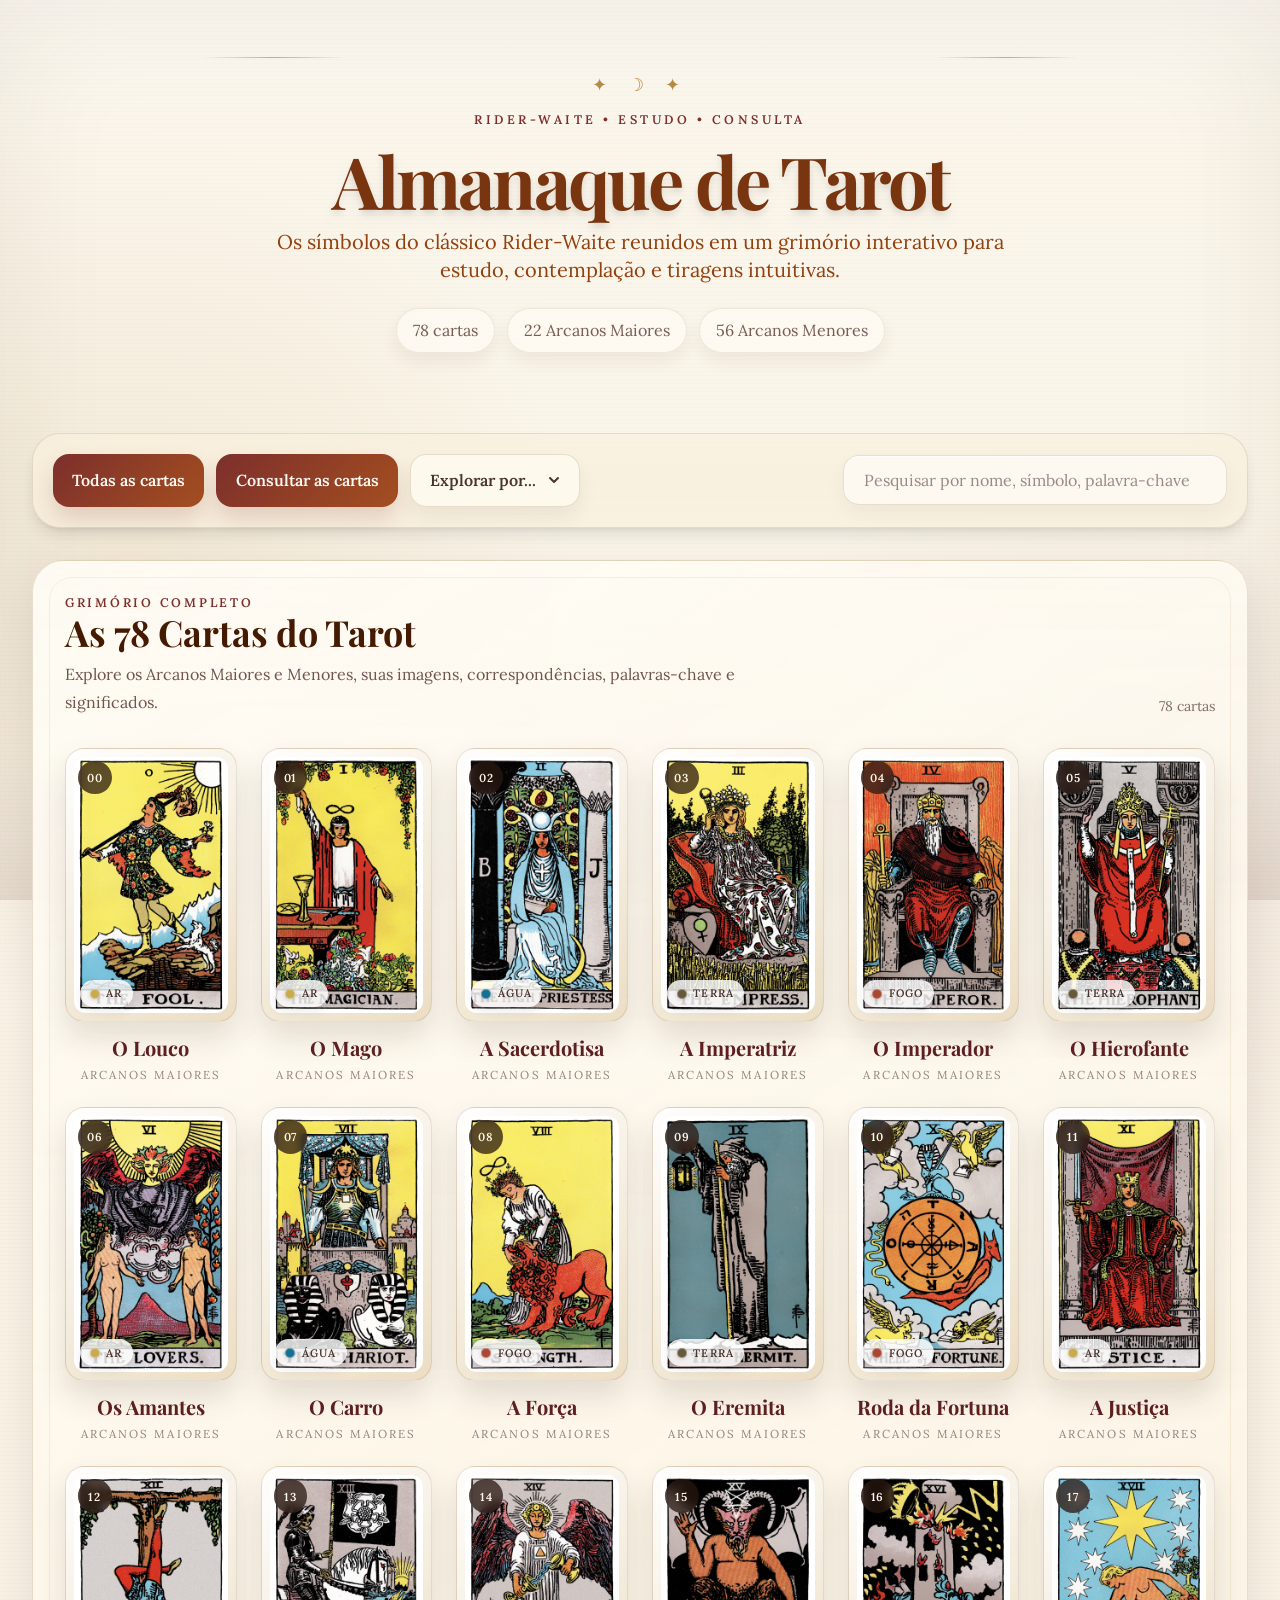
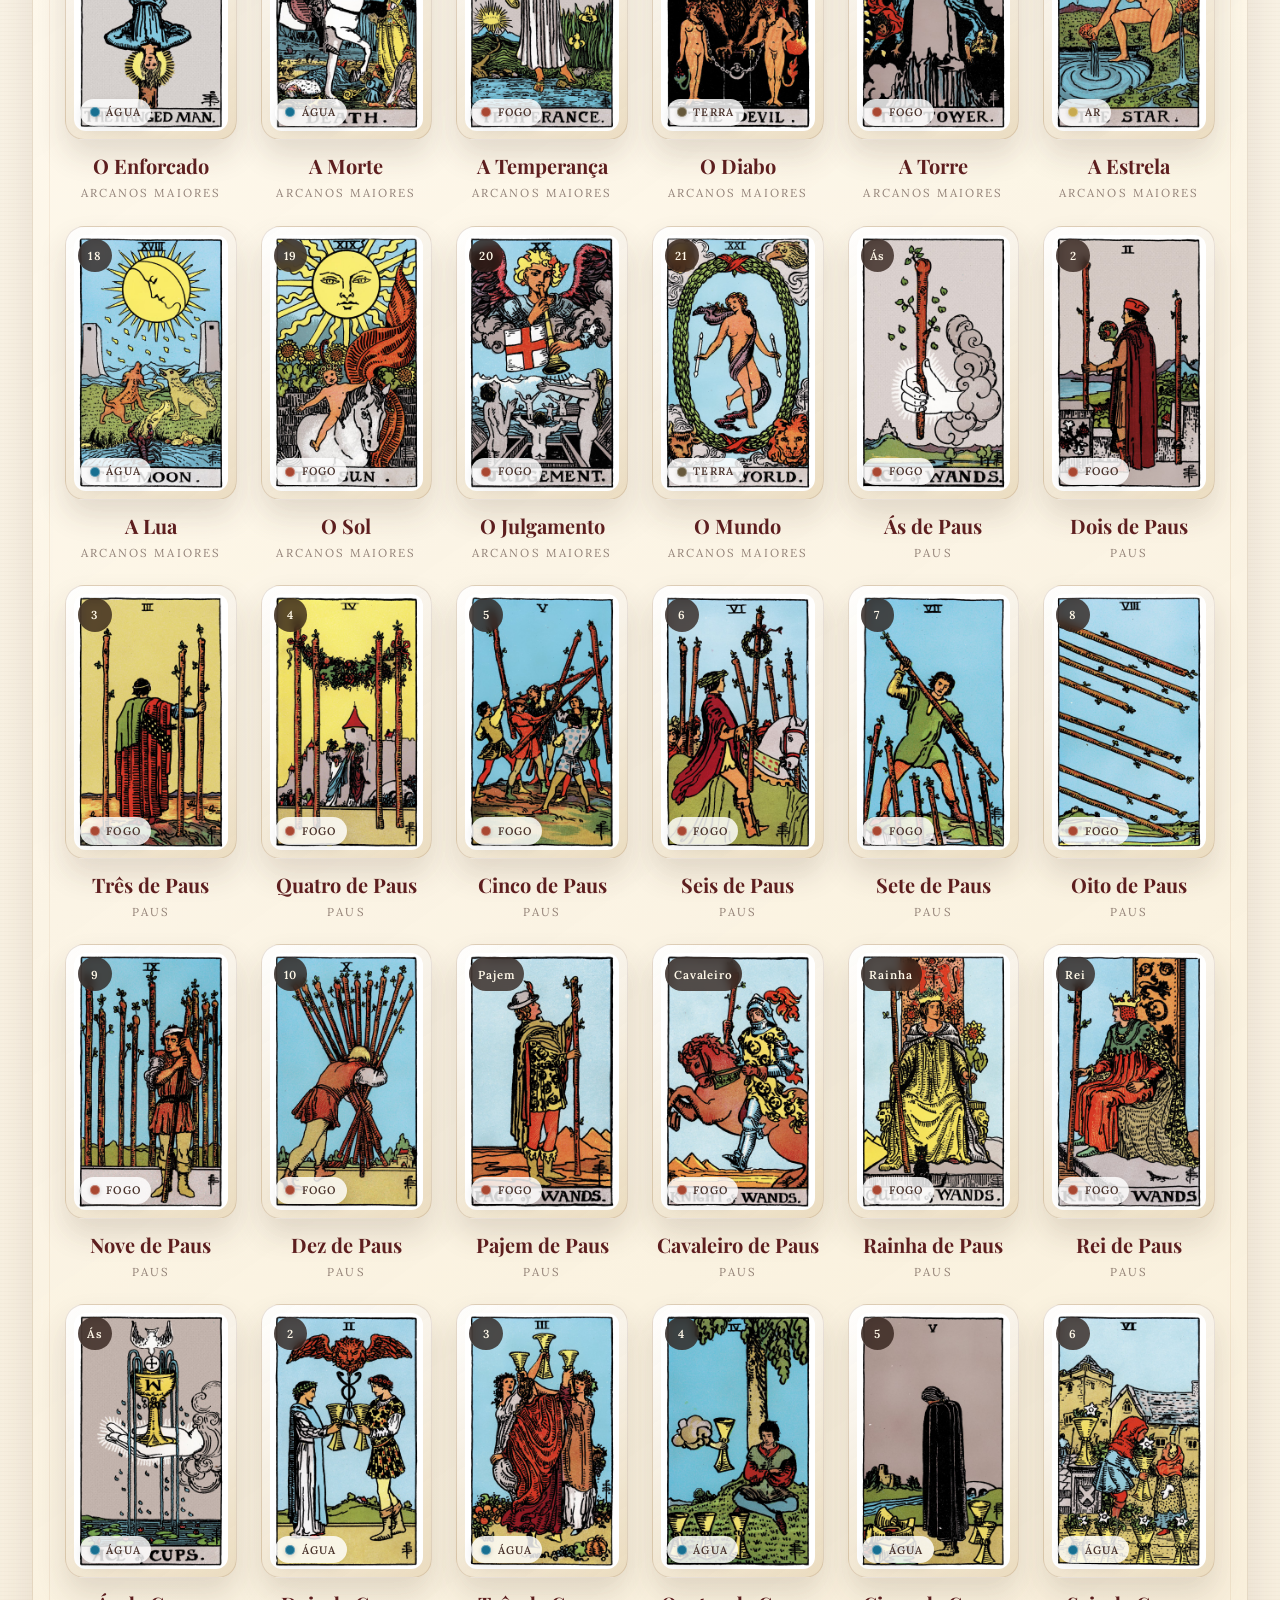
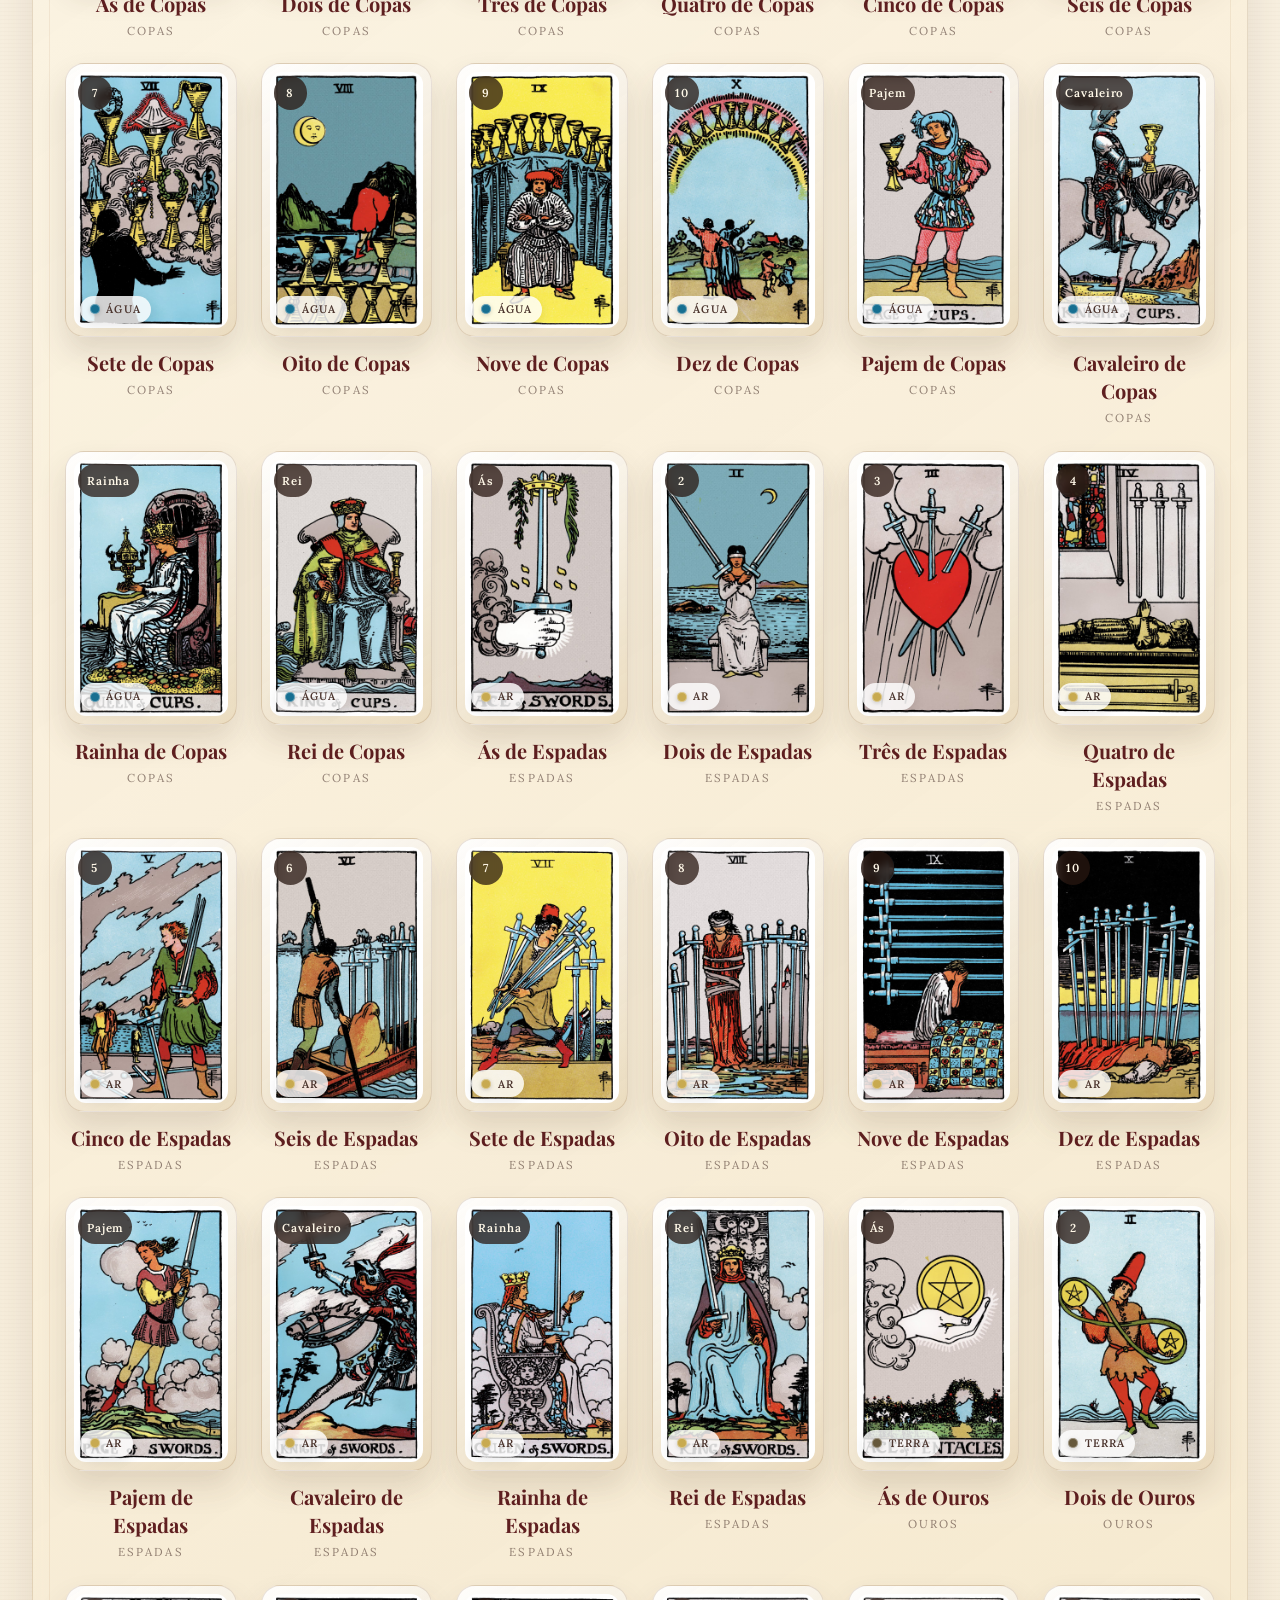
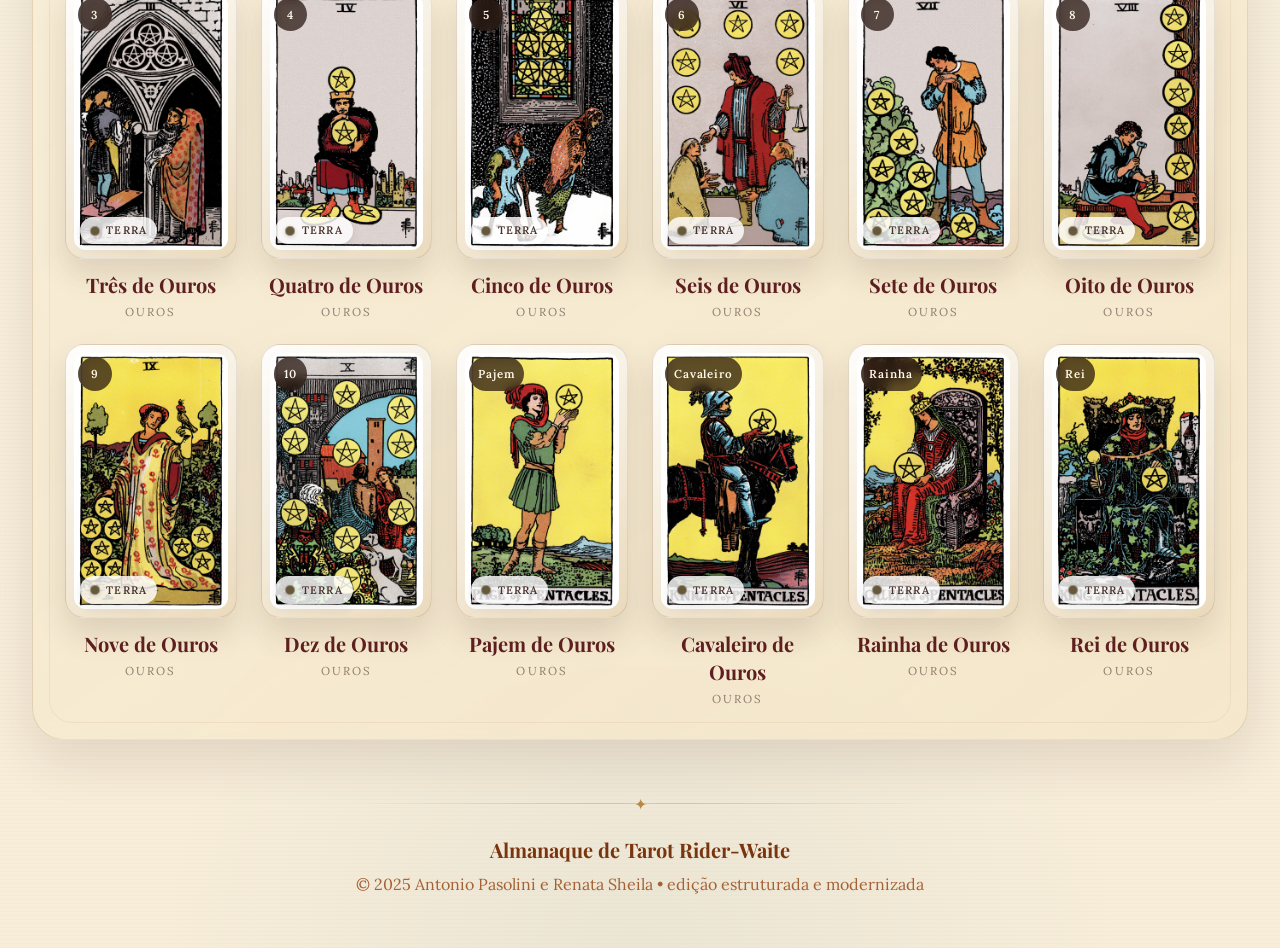
<file: index.html>
<!DOCTYPE html>
<html lang="pt-BR">
<head>
    <meta charset="UTF-8">
    <meta name="viewport" content="width=device-width, initial-scale=1.0, viewport-fit=cover">
    <meta name="theme-color" content="#6b3f2a">
    <meta name="description" content="Almanaque interativo e oráculo do Tarot Rider-Waite com as 78 cartas.">
    <title>Almanaque de Tarot Rider-Waite</title>

    <link rel="manifest" href="manifest.json">
    <meta name="apple-mobile-web-app-capable" content="yes">
    <meta name="apple-mobile-web-app-status-bar-style" content="black-translucent">
    <meta name="apple-mobile-web-app-title" content="Tarot Rider-Waite">
    <link rel="apple-touch-icon" href="icons/icon-180.png">
    <link rel="icon" type="image/png" sizes="192x192" href="icons/icon-192.png">
    <link rel="icon" type="image/png" sizes="512x512" href="icons/icon-512.png">
    <script src="js/tailwindcss.js"></script>
    <link rel="stylesheet" href="css/styles.css">
</head>

<body class="antialiased">
    <div id="app" class="container mx-auto p-4 md:p-8 relative max-w-7xl">
        <header class="hero-header text-center mb-8 md:mb-10 py-6 md:py-10">
            <div class="hero-ornament">✦ ☽ ✦</div>
            <p class="hero-kicker">Rider-Waite • Estudo • Consulta</p>
            <h1 class="font-playfair text-5xl md:text-7xl text-amber-900 drop-shadow-lg">Almanaque de Tarot</h1>
            <p class="hero-subtitle text-amber-800 mt-3 text-lg md:text-xl max-w-3xl mx-auto">
                Os símbolos do clássico Rider-Waite reunidos em um grimório interativo para estudo, contemplação e tiragens intuitivas.
            </p>
            <div class="hero-meta flex flex-wrap gap-3 justify-center mt-6 text-sm md:text-base">
                <span class="meta-chip">78 cartas</span>
                <span class="meta-chip">22 Arcanos Maiores</span>
                <span class="meta-chip">56 Arcanos Menores</span>
            </div>
        </header>

        <nav class="oracle-nav p-4 md:p-5 rounded-[1.75rem] shadow-lg mb-8 flex flex-col lg:flex-row items-center justify-between gap-4">
            <div class="flex flex-wrap gap-3 justify-center">
                <button type="button" data-view="home-view" class="toolbar-button toolbar-button-primary">Todas as cartas</button>
                <button type="button" data-view="random-draw-view" class="toolbar-button toolbar-button-primary">Consultar as cartas</button>
                <div class="relative inline-block text-left" data-gallery-only>
                    <button id="explore-menu-button" type="button" aria-expanded="false" aria-haspopup="true" class="toolbar-button toolbar-button-secondary">
                        Explorar por...
                        <svg class="-mr-1 ml-2 h-5 w-5" xmlns="http://www.w3.org/2000/svg" viewBox="0 0 20 20" fill="currentColor" aria-hidden="true"><path fill-rule="evenodd" d="M5.293 7.293a1 1 0 011.414 0L10 10.586l3.293-3.293a1 1 0 111.414 1.414l-4 4a1 1 0 01-1.414 0l-4-4a1 1 0 010-1.414z" clip-rule="evenodd"/></svg>
                    </button>
                    <div id="explore-menu" class="origin-top-right absolute left-0 lg:right-0 lg:left-auto mt-3 w-64 rounded-2xl shadow-xl bg-[rgba(251,245,231,0.98)] ring-1 ring-[rgba(104,70,42,0.15)] hidden z-20">
                        <div class="py-2" role="menu" aria-orientation="vertical" aria-labelledby="explore-menu-button"></div>
                    </div>
                </div>
            </div>
            <div class="relative w-full lg:w-auto" data-gallery-only>
                <label class="sr-only" for="search-input">Pesquisar cartas</label>
                <input type="search" id="search-input" placeholder="Pesquisar por nome, símbolo, palavra-chave..." class="toolbar-search w-full lg:w-96 px-5 py-3 rounded-2xl">
            </div>
        </nav>

        <main id="main-content">
            <section id="home-view" class="p-4 md:p-8 oracle-panel home-panel">
                <div class="section-heading mb-8 flex flex-col lg:flex-row gap-5 lg:items-end lg:justify-between">
                    <div>
                        <p class="section-kicker">Grimório completo</p>
                        <h2 class="font-playfair text-3xl md:text-4xl text-amber-950">As 78 Cartas do Tarot</h2>
                        <p class="section-description mt-2 max-w-2xl">Explore os Arcanos Maiores e Menores, suas imagens, correspondências, palavras-chave e significados.</p>
                    </div>
                    <p id="results-count" class="text-sm opacity-70" aria-live="polite"></p>
                </div>
                <p id="filter-info" class="filter-banner text-center font-semibold mb-6 hidden"></p>
                <div id="card-grid" class="grid grid-cols-2 sm:grid-cols-3 md:grid-cols-4 xl:grid-cols-6 gap-6"></div>
            </section>

            <section id="card-detail-view" class="hidden p-4 md:p-8 oracle-panel">
                <div class="detail-actions mb-8 flex flex-wrap gap-3">
                    <button id="return-draw-button" type="button" class="hidden toolbar-button toolbar-button-primary">&larr; Retornar à tiragem</button>
                    <button id="return-gallery-button" type="button" class="toolbar-button toolbar-button-tertiary">&larr; Voltar para todas as cartas</button>
                </div>
                <div id="card-detail-content" class="grid grid-cols-1 md:grid-cols-3 gap-8"></div>
            </section>

            <section id="random-draw-view" class="hidden text-center p-4 md:p-8 oracle-panel draw-panel">
                <div class="max-w-3xl mx-auto">
                    <p class="section-kicker">Consulta intuitiva</p>
                    <h2 class="font-playfair text-4xl md:text-5xl mb-4 text-amber-950">Ritual de Tiragem</h2>
                    <p class="section-description mb-8 text-lg">Concentre-se em sua pergunta, respire fundo e escolha uma tiragem. As cartas serão reveladas uma a uma.</p>
                </div>
                <div class="oracle-question-panel max-w-3xl mx-auto mb-7 text-left">
                    <label for="oracle-question" class="oracle-question-label">Sua pergunta ao Tarot</label>
                    <textarea id="oracle-question" rows="3" maxlength="800" placeholder="Escreva sua pergunta aqui. A tiragem funciona mesmo sem IA; a pergunta só será enviada se você solicitar uma interpretação." class="oracle-question-input"></textarea>
                    <div class="oracle-question-meta"><span>A pergunta só é enviada quando você pede a interpretação com IA.</span><span id="oracle-question-count">0/800</span></div>
                </div>
                <div class="draw-actions flex flex-wrap justify-center gap-4">
                    <button id="draw-button" type="button" class="draw-button draw-button-primary">Tirar uma carta</button>
                    <button id="draw-three-button" type="button" class="draw-button draw-button-secondary">Tirar três cartas</button>
                </div>
                <div class="draw-hint mt-6 text-sm md:text-base">Clique em uma carta revelada para consultar seus detalhes. Se quiser uma leitura conjunta, use a interpretação com IA.</div>
                <div id="shuffle-animation-container" class="mt-10 flex flex-wrap justify-center items-start min-h-96 hidden gap-5 md:gap-8" aria-live="polite"></div>

                <div id="ai-reading-actions" class="ai-reading-actions hidden">
                    <button id="interpret-ai-button" type="button" class="ai-interpret-button" disabled>
                        <span aria-hidden="true">✦</span> Interpretar esta tiragem com IA
                    </button>
                    <p id="ai-reading-hint" class="ai-reading-hint">Escreva uma pergunta e faça uma tiragem para liberar a interpretação.</p>
                </div>

                <section id="ai-reading-result" class="ai-reading-result hidden" aria-live="polite">
                    <div id="ai-reading-loading" class="ai-reading-loading hidden">
                        <span class="ai-loading-symbol" aria-hidden="true">✦</span>
                        <div>
                            <strong>Consultando o Tarot…</strong>
                            <p>A leitura está sendo construída a partir da sua pergunta e das cartas sorteadas.</p>
                        </div>
                    </div>
                    <div id="ai-reading-content"></div>
                </section>
            </section>
        </main>

        <footer class="site-footer text-center mt-12 text-amber-800">
            <p class="font-playfair text-xl text-amber-900">Almanaque de Tarot Rider-Waite</p>
            <p class="mt-2 text-sm md:text-base opacity-80">&copy; 2025 Antonio Pasolini e Renata Sheila • edição estruturada e modernizada</p>
        </footer>
    </div>

    <script src="js/cards.js"></script>
    <script src="js/app.js"></script>
    <script>
        if ('serviceWorker' in navigator) {
            window.addEventListener('load', () => navigator.serviceWorker.register('./sw.js').catch(console.error));
        }
    </script>
</body>
</html>
</file>
<file: css/styles.css>
/* Tarot Rider-Waite — visual e experiência */
@font-face {
    font-family: 'Lora';
    font-style: normal;
    font-weight: 400;
    font-display: swap;
    src: url('../fonts/lora-400.ttf') format('truetype');
}

@font-face {
    font-family: 'Lora';
    font-style: normal;
    font-weight: 500;
    font-display: swap;
    src: url('../fonts/lora-500.ttf') format('truetype');
}

@font-face {
    font-family: 'Lora';
    font-style: normal;
    font-weight: 600;
    font-display: swap;
    src: url('../fonts/lora-600.ttf') format('truetype');
}

@font-face {
    font-family: 'Playfair Display';
    font-style: normal;
    font-weight: 700;
    font-display: swap;
    src: url('../fonts/playfair-display-700.ttf') format('truetype');
}

:root {
    --parchment: #f7edd9;
    --parchment-dark: #efe0c0;
    --ink: #4b342d;
    --ink-soft: #71554b;
    --wine: #7c2f2c;
    --wine-deep: #5f1f20;
    --gold: #b48a47;
    --gold-soft: #d8c093;
    --olive: #6f6a3a;
    --air: #efe5ba;
    --water: #1a6f92;
    --panel: rgba(255, 250, 239, 0.76);
    --panel-strong: rgba(255, 250, 239, 0.9);
    --panel-border: rgba(116, 80, 46, 0.16);
    --shadow-soft: 0 20px 50px rgba(73, 45, 29, 0.12);
    --shadow-card: 0 16px 30px rgba(65, 41, 28, 0.14);
}

* { box-sizing: border-box; }

html { scroll-behavior: smooth; }

body {
    min-height: 100vh;
    background:
        radial-gradient(circle at 10% 10%, rgba(180, 138, 71, .12), transparent 28rem),
        radial-gradient(circle at 85% 15%, rgba(124, 47, 44, .08), transparent 26rem),
        radial-gradient(circle at 50% 100%, rgba(94, 138, 160, .08), transparent 30rem),
        repeating-linear-gradient(0deg, rgba(94, 67, 43, .018) 0 1px, transparent 1px 4px),
        linear-gradient(180deg, #fbf6eb 0%, #f7edd9 100%);
    font-family: 'Lora', serif;
    color: var(--ink);
}

body::before {
    content: '';
    position: fixed;
    inset: 0;
    pointer-events: none;
    background: linear-gradient(180deg, rgba(255,255,255,.28), transparent 18%, transparent 82%, rgba(88,49,27,.06));
    box-shadow: inset 0 0 120px rgba(68, 43, 28, .08);
    z-index: -1;
}

.font-playfair { font-family: 'Playfair Display', serif; }

.hero-header {
    position: relative;
    padding-inline: 1rem;
}

.hero-header::before,
.hero-header::after {
    content: '';
    position: absolute;
    height: 1px;
    width: min(18vw, 9rem);
    top: 1.55rem;
    background: linear-gradient(90deg, transparent, rgba(180, 138, 71, .7), transparent);
}

.hero-header::before { left: 14%; }
.hero-header::after { right: 14%; }

.hero-ornament {
    color: var(--gold);
    font-size: 1.1rem;
    letter-spacing: .45em;
    text-transform: uppercase;
    margin-bottom: .75rem;
}

.hero-kicker {
    color: var(--wine);
    text-transform: uppercase;
    letter-spacing: .28em;
    font-size: .78rem;
    font-weight: 600;
    margin-bottom: .9rem;
}

.hero-header h1 {
    letter-spacing: -0.04em;
    text-wrap: balance;
}

.hero-subtitle {
    color: var(--ink-soft);
    line-height: 1.7;
}

.hero-meta { opacity: .95; }

.meta-chip {
    display: inline-flex;
    align-items: center;
    gap: .45rem;
    padding: .6rem 1rem;
    border-radius: 999px;
    background: rgba(255, 251, 244, .72);
    border: 1px solid rgba(126, 91, 57, .12);
    color: var(--ink-soft);
    box-shadow: 0 8px 20px rgba(85, 56, 38, .08);
}

.oracle-nav {
    position: sticky;
    top: .75rem;
    z-index: 30;
    background: rgba(248, 240, 223, .74);
    border: 1px solid rgba(108, 72, 42, .14);
    box-shadow: 0 20px 38px rgba(75, 47, 30, .08);
    backdrop-filter: blur(16px) saturate(130%);
    -webkit-backdrop-filter: blur(16px) saturate(130%);
}

.toolbar-button {
    display: inline-flex;
    align-items: center;
    justify-content: center;
    min-height: 48px;
    padding: .85rem 1.2rem;
    border-radius: 1rem;
    font-weight: 600;
    transition: transform .2s ease, box-shadow .2s ease, background-color .2s ease, border-color .2s ease, color .2s ease;
}

.toolbar-button:hover { transform: translateY(-1px); }

.toolbar-button-primary {
    background: linear-gradient(135deg, var(--wine), #a44e20);
    color: #fff9f2;
    box-shadow: 0 12px 22px rgba(124, 47, 44, .18);
}

.toolbar-button-primary:hover { box-shadow: 0 16px 26px rgba(124, 47, 44, .24); }

.toolbar-button-secondary {
    background: rgba(255, 250, 239, .82);
    color: var(--ink);
    border: 1px solid rgba(120, 84, 50, .18);
    box-shadow: 0 10px 18px rgba(79, 52, 33, .08);
}

.toolbar-button-secondary:hover,
.toolbar-button-tertiary:hover {
    background: rgba(255, 252, 246, .96);
}

.toolbar-button-tertiary {
    background: rgba(255,255,255,.34);
    color: inherit;
    border: 1px solid rgba(255,255,255,.18);
    box-shadow: 0 10px 18px rgba(40, 18, 10, .08);
}

.toolbar-search {
    background: rgba(255, 252, 246, .78);
    border: 1px solid rgba(115, 78, 44, .16);
    box-shadow: inset 0 1px rgba(255,255,255,.65), 0 8px 18px rgba(76, 50, 31, .06);
    color: var(--ink);
    outline: none;
}

.toolbar-search::placeholder { color: rgba(75, 52, 45, .56); }

.toolbar-search:focus {
    border-color: rgba(123, 47, 44, .35);
    box-shadow: inset 0 1px rgba(255,255,255,.7), 0 0 0 4px rgba(180, 138, 71, .12);
}

.oracle-panel {
    position: relative;
    border: 1px solid var(--panel-border);
    border-radius: 2rem;
    box-shadow: var(--shadow-soft), inset 0 1px rgba(255,255,255,.38);
    overflow: hidden;
}

.oracle-panel::before {
    content: '';
    position: absolute;
    inset: 1rem;
    border: 1px solid rgba(177, 134, 80, .12);
    border-radius: 1.45rem;
    pointer-events: none;
}

.home-panel,
.draw-panel {
    background:
        linear-gradient(180deg, rgba(255,255,255,.18), transparent 18%),
        linear-gradient(145deg, rgba(255, 251, 242, .92), rgba(244, 229, 198, .72));
    backdrop-filter: blur(8px);
}

.section-kicker {
    color: var(--wine);
    text-transform: uppercase;
    letter-spacing: .22em;
    font-size: .78rem;
    font-weight: 700;
}

.section-description {
    color: var(--ink-soft);
    line-height: 1.75;
}

.filter-banner {
    padding: .9rem 1rem;
    border-radius: 1rem;
    background: rgba(255, 247, 230, .82);
    border: 1px solid rgba(120, 84, 50, .12);
    color: var(--wine);
}

.card-title-home {
    color: var(--wine-deep);
    font-weight: 700;
    transition: color .25s ease;
}

.oracle-card {
    position: relative;
    transition: transform .25s ease;
}

.oracle-card:hover { transform: translateY(-7px); }

.oracle-card-frame {
    position: relative;
    padding: .5rem;
    border-radius: 1.2rem;
    background: linear-gradient(145deg, rgba(255,255,255,.92), rgba(230,213,182,.76));
    border: 1px solid rgba(116, 76, 42, .16);
    box-shadow: var(--shadow-card);
    transition: box-shadow .25s ease, transform .25s ease;
}

.oracle-card:hover .oracle-card-frame {
    box-shadow: 0 22px 36px rgba(58, 38, 25, .18);
}

.oracle-card-frame img {
    aspect-ratio: 3 / 5;
    object-fit: cover;
}

.card-number-badge {
    position: absolute;
    top: .75rem;
    left: .75rem;
    display: inline-flex;
    align-items: center;
    justify-content: center;
    min-width: 2.1rem;
    height: 2.1rem;
    padding-inline: .55rem;
    border-radius: 999px;
    background: rgba(41, 24, 17, .74);
    color: #fff8e8;
    font-size: .72rem;
    font-weight: 700;
    letter-spacing: .08em;
    backdrop-filter: blur(4px);
}

.card-element-label {
    position: absolute;
    left: .85rem;
    bottom: .85rem;
    padding: .34rem .62rem;
    border-radius: 999px;
    background: rgba(255,255,255,.82);
    color: var(--ink);
    font-size: .68rem;
    text-transform: uppercase;
    letter-spacing: .11em;
    font-weight: 700;
    box-shadow: 0 4px 12px rgba(0,0,0,.08);
    display: inline-flex;
    align-items: center;
    gap: .42rem;
}

.element-inline-dot {
    width: 10px;
    height: 10px;
    border-radius: 999px;
    display: inline-block;
    flex: 0 0 auto;
    box-shadow: 0 1px 4px rgba(0,0,0,.18), inset 0 0 0 1px rgba(255,255,255,.35);
}

/* Temas elementais */
.element-bg-fogo {
    background:
        radial-gradient(circle at 85% 8%, rgba(255, 197, 115, .2), transparent 32rem),
        linear-gradient(135deg, #622021, #8d3629 55%, #5a1e1f);
}

.element-bg-terra {
    background:
        radial-gradient(circle at 85% 8%, rgba(214,181,112,.18), transparent 30rem),
        linear-gradient(135deg, #34261d, #5b4732 55%, #2a2019);
}

.element-bg-ar {
    background:
        radial-gradient(circle at 15% 8%, rgba(255,255,255,.48), transparent 28rem),
        linear-gradient(135deg, #f4e7c5, #e5d596 55%, #f1e6c2);
}

.element-bg-agua {
    background:
        radial-gradient(circle at 82% 10%, rgba(137,211,255,.28), transparent 30rem),
        linear-gradient(135deg, #0b3349, #0b6888 55%, #113d59);
}

.element-fogo { background: #bf5738; }
.element-terra { background: #766041; }
.element-ar { background: #d0b45d; }
.element-agua { background: #1e84ad; }

.element-pill {
    display: inline-flex;
    align-items: center;
    padding: .42rem .8rem;
    border-radius: 999px;
    font-size: .72rem;
    line-height: 1;
    font-weight: 700;
    text-transform: uppercase;
    letter-spacing: .12em;
    color: #fff;
    box-shadow: 0 4px 14px rgba(0,0,0,.14);
}

.element-pill.element-ar { color: #533d13; }
.text-light { color: #fff8e7; }
.text-dark { color: #4b372d; }

.detail-actions { position: relative; z-index: 2; }

.detail-image-card {
    width: 100%;
    max-width: 23rem;
    padding: .65rem;
    border-radius: 1.5rem;
    background: rgba(255,255,255,.22);
    border: 1px solid rgba(255,255,255,.16);
    box-shadow: 0 18px 35px rgba(27, 14, 10, .18);
}

.detail-image-card img {
    display: block;
    width: 100%;
    border-radius: 1rem;
}

.correspondence-panel {
    background: rgba(17, 12, 9, .18);
    border: 1px solid rgba(255,255,255,.17);
    backdrop-filter: blur(10px);
    box-shadow: 0 14px 28px rgba(0,0,0,.08);
}

.text-dark .correspondence-panel {
    background: rgba(255,255,255,.38);
    border-color: rgba(80,55,31,.14);
}

.detail-section {
    padding: 1.15rem 1.2rem;
    border-radius: 1.25rem;
    background: rgba(255,255,255,.12);
    border: 1px solid rgba(255,255,255,.12);
    box-shadow: 0 12px 22px rgba(27, 14, 10, .05);
}

.text-dark .detail-section {
    background: rgba(255,255,255,.42);
    border-color: rgba(80,55,31,.10);
}

.draw-actions { position: relative; z-index: 2; }

.draw-button {
    min-width: 220px;
    padding: 1rem 1.35rem;
    border-radius: 1.15rem;
    font-size: 1.05rem;
    font-weight: 700;
    transition: transform .2s ease, box-shadow .2s ease, opacity .2s ease;
    box-shadow: 0 16px 28px rgba(76, 49, 31, .12);
}

.draw-button:hover { transform: translateY(-2px) scale(1.01); }

.draw-button-primary {
    background: linear-gradient(135deg, #8e2e2e, #b0672d);
    color: #fff8f0;
}

.draw-button-secondary {
    background: rgba(255, 252, 246, .9);
    color: var(--ink);
    border: 1px solid rgba(120, 84, 50, .16);
}

.draw-hint {
    color: var(--ink-soft);
    opacity: .9;
}

.shuffle-container { perspective: 1000px; }
.draw-card-wrap { padding: .5rem; }

.card-flip {
    position: relative;
    width: 180px;
    height: 300px;
    filter: drop-shadow(0 16px 20px rgba(54, 36, 23, .18));
}

.card-flip:hover { filter: drop-shadow(0 20px 25px rgba(54, 36, 23, .28)); }

.card-face {
    position: absolute;
    inset: 0;
    display: flex;
    align-items: center;
    justify-content: center;
    border-radius: 1rem;
    overflow: hidden;
    border: 1px solid rgba(255,255,255,.25);
    transition: transform .9s cubic-bezier(.2,.75,.2,1), opacity .24s ease;
    backface-visibility: hidden;
    -webkit-backface-visibility: hidden;
    transform-style: preserve-3d;
}

.card-face-back {
    z-index: 2;
    opacity: 1;
    transform: rotateY(0deg);
    background:
        radial-gradient(circle at 50% 50%, rgba(214, 181, 92, .18) 1px, transparent 1.6px) 0 0 / 16px 16px,
        linear-gradient(145deg, #362420, #694537);
}

.card-face-back::before {
    content: '✧';
    position: absolute;
    inset: 0;
    display: grid;
    place-items: center;
    color: rgba(232, 208, 144, .72);
    font-size: 3rem;
    text-shadow: 0 4px 18px rgba(0,0,0,.22);
}

.card-face-back::after {
    content: '';
    position: absolute;
    inset: 12px;
    border: 1px solid rgba(216,185,105,.48);
    border-radius: .7rem;
}

.card-face-front {
    z-index: 1;
    opacity: 0;
    transform: rotateY(180deg);
    background-color: #fdf6e3;
}

.card-flip.is-flipped .card-face-back {
    opacity: 0;
    transform: rotateY(-180deg);
}

.card-flip.is-flipped .card-face-front {
    opacity: 1;
    transform: rotateY(0deg);
}

.draw-card-label {
    margin-top: 1rem;
    padding: .55rem .9rem;
    border-radius: 999px;
    background: rgba(255, 251, 244, .68);
    color: var(--ink);
    font-size: .78rem;
    text-transform: uppercase;
    letter-spacing: .13em;
    font-weight: 700;
    box-shadow: 0 8px 16px rgba(77, 51, 32, .08);
}

.celestial-symbol {
    font-size: 1.5rem;
    color: #d6b45c;
    text-shadow: 0 1px 3px rgba(0,0,0,.22);
}

.site-footer {
    padding: 2rem 1rem .5rem;
    border-top: 1px solid rgba(124, 88, 55, .12);
}

button:disabled {
    cursor: wait;
    opacity: .65;
    transform: none !important;
}

#explore-menu {
    max-height: min(68vh, 520px);
    overflow-y: auto;
    scrollbar-width: thin;
}

#explore-menu hr {
    margin: .45rem .95rem;
    border-color: rgba(118, 84, 49, .12);
}

@media (max-width: 1024px) {
    .hero-header::before,
    .hero-header::after { display: none; }
}

@media (max-width: 640px) {
    .oracle-nav { top: .35rem; }
    .card-flip { width: 170px; height: 283px; }
    .oracle-panel { border-radius: 1.25rem; }
    .oracle-panel::before { inset: .7rem; border-radius: .95rem; }
    .draw-button { min-width: 100%; }
    .toolbar-button { width: 100%; }
}

@media (prefers-reduced-motion: reduce) {
    *, *::before, *::after {
        scroll-behavior: auto !important;
        animation-duration: .01ms !important;
        transition-duration: .01ms !important;
    }
}

/* =========================================================
   Tarot Rider-Waite — refinamentos da experiência
   ========================================================= */

:root {
    --fire-v4: #a94731;
    --earth-v4: #66583b;
    --air-v4: #c8aa50;
    --water-v4: #176f91;
    --focus-ring: rgba(180, 138, 71, .30);
}

/* Transições entre vistas */
#home-view,
#card-detail-view,
#random-draw-view {
    transition: opacity .22s ease, transform .22s ease, filter .22s ease;
    transform-origin: 50% 10%;
}

.view-entering {
    opacity: 0;
    transform: translateY(10px) scale(.995);
    filter: blur(2px);
}

.view-leaving {
    opacity: 0;
    transform: translateY(-5px) scale(.998);
    filter: blur(1px);
}

/* Microinterações e acessibilidade */
button,
[role="button"],
a,
input {
    -webkit-tap-highlight-color: transparent;
}

button,
[role="button"] {
    touch-action: manipulation;
}

.toolbar-button:active,
.draw-button:active {
    transform: translateY(1px) scale(.975) !important;
    box-shadow: 0 5px 12px rgba(70, 42, 27, .15) !important;
}

.toolbar-button:focus-visible,
.draw-button:focus-visible,
.card-flip:focus-visible,
.oracle-card:focus-visible,
.toolbar-search:focus-visible {
    outline: 3px solid var(--focus-ring);
    outline-offset: 3px;
}

.oracle-card:active {
    transform: translateY(-2px) scale(.985);
}

.oracle-card-frame {
    overflow: hidden;
}

.oracle-card-frame::after {
    content: '';
    position: absolute;
    inset: 0;
    pointer-events: none;
    border-radius: inherit;
    background: linear-gradient(115deg, transparent 25%, rgba(255,255,255,.20) 46%, transparent 62%);
    transform: translateX(-130%);
    transition: transform .65s ease;
}

.oracle-card:hover .oracle-card-frame::after {
    transform: translateX(130%);
}

/* Paleta elemental v4 */
.element-fogo { background: var(--fire-v4); }
.element-terra { background: var(--earth-v4); }
.element-ar { background: var(--air-v4); }
.element-agua { background: var(--water-v4); }

.element-bg-fogo {
    background:
        radial-gradient(circle at 88% 8%, rgba(243, 184, 104, .20), transparent 29rem),
        radial-gradient(circle at 10% 95%, rgba(77, 16, 17, .30), transparent 28rem),
        linear-gradient(138deg, #562022, #88382b 53%, #4b1a1c);
}

.element-bg-terra {
    background:
        radial-gradient(circle at 86% 10%, rgba(208, 186, 124, .17), transparent 30rem),
        radial-gradient(circle at 12% 92%, rgba(29, 35, 20, .28), transparent 26rem),
        linear-gradient(138deg, #2f2920, #58503a 52%, #27231c);
}

.element-bg-ar {
    background:
        radial-gradient(circle at 14% 8%, rgba(255,255,255,.60), transparent 25rem),
        radial-gradient(circle at 90% 80%, rgba(185, 154, 65, .12), transparent 27rem),
        linear-gradient(138deg, #f5eccd, #e3d292 53%, #eee3bd);
}

.element-bg-agua {
    background:
        radial-gradient(circle at 84% 8%, rgba(126, 216, 245, .28), transparent 29rem),
        radial-gradient(circle at 9% 93%, rgba(5, 42, 63, .36), transparent 27rem),
        linear-gradient(138deg, #092f43, #0f6887 52%, #0a344b);
}

/* Página de detalhe: composição editorial */
#card-detail-view {
    isolation: isolate;
}

#card-detail-view::after {
    content: '✦';
    position: absolute;
    right: 2rem;
    top: 1.25rem;
    z-index: -1;
    font-size: clamp(6rem, 16vw, 15rem);
    line-height: 1;
    opacity: .035;
    color: currentColor;
    pointer-events: none;
}

.detail-image-card {
    position: relative;
    transition: transform .35s ease, box-shadow .35s ease;
}

.detail-image-card::after {
    content: '';
    position: absolute;
    inset: .62rem;
    border: 1px solid rgba(224, 199, 136, .24);
    border-radius: 1rem;
    pointer-events: none;
}

.detail-image-card:hover {
    transform: translateY(-4px);
    box-shadow: 0 28px 44px rgba(25, 13, 9, .22);
}

.detail-section {
    position: relative;
    overflow: hidden;
    line-height: 1.78;
    transition: transform .2s ease, background-color .2s ease, box-shadow .2s ease;
}

.detail-section::before {
    content: '';
    position: absolute;
    left: 0;
    top: 1rem;
    bottom: 1rem;
    width: 3px;
    border-radius: 999px;
    background: currentColor;
    opacity: .18;
}

.detail-section:hover {
    transform: translateX(2px);
    box-shadow: 0 16px 28px rgba(24, 13, 9, .07);
}

.detail-section h3 {
    letter-spacing: -.02em;
}

.correspondence-panel li {
    line-height: 1.55;
}

/* Verso autoral do Tarot */
.card-face-back {
    background:
        radial-gradient(circle at 50% 50%, rgba(229, 201, 124, .09) 0 1px, transparent 1.5px) 0 0 / 14px 14px,
        radial-gradient(circle at 50% 50%, rgba(230, 201, 121, .16), transparent 42%),
        linear-gradient(145deg, #251917, #5a332d 48%, #2b1b19);
    box-shadow: inset 0 0 0 1px rgba(235, 207, 138, .16), inset 0 0 45px rgba(0,0,0,.25);
}

.card-face-back::before {
    content: '';
    position: absolute;
    inset: 20px;
    border: 1px solid rgba(224, 193, 115, .34);
    border-radius: .62rem;
    background:
        linear-gradient(45deg, transparent 46%, rgba(221, 191, 117, .16) 47% 53%, transparent 54%) center / 32px 32px,
        linear-gradient(-45deg, transparent 46%, rgba(221, 191, 117, .09) 47% 53%, transparent 54%) center / 32px 32px;
}

.card-face-back::after {
    inset: 10px;
    border: 1px solid rgba(224, 193, 115, .48);
    border-radius: .8rem;
    box-shadow: inset 0 0 0 5px rgba(23, 14, 12, .18);
}

.card-back-ornament {
    position: relative;
    z-index: 3;
    width: 96px;
    height: 96px;
    display: flex;
    align-items: center;
    justify-content: center;
    gap: .4rem;
    color: #ddc17b;
    border: 1px solid rgba(225, 197, 124, .42);
    border-radius: 50%;
    background: radial-gradient(circle, rgba(218, 184, 106, .13), rgba(28, 17, 14, .15) 68%);
    box-shadow: 0 0 0 8px rgba(218, 184, 106, .035), 0 12px 28px rgba(0,0,0,.19);
}

.card-back-ornament::before,
.card-back-ornament::after {
    content: '✦';
    position: absolute;
    left: 50%;
    transform: translateX(-50%);
    font-size: .62rem;
    opacity: .75;
}

.card-back-ornament::before { top: 8px; }
.card-back-ornament::after { bottom: 8px; }
.card-back-star { font-size: 1.55rem; text-shadow: 0 0 18px rgba(227, 197, 120, .36); }
.card-back-moon { font-size: 1.2rem; opacity: .76; }

/* Tiragem Passado / Presente / Futuro */
.draw-card-wrap {
    position: relative;
    width: min(100%, 230px);
}

.draw-position-label {
    display: inline-flex;
    align-items: center;
    gap: .55rem;
    margin: 0 0 .75rem;
    padding: .48rem .8rem .48rem .5rem;
    border-radius: 999px;
    background: rgba(255, 251, 241, .82);
    border: 1px solid rgba(121, 83, 47, .14);
    color: var(--wine-deep);
    font-size: .76rem;
    font-weight: 700;
    text-transform: uppercase;
    letter-spacing: .11em;
    box-shadow: 0 8px 18px rgba(78, 51, 32, .08);
}

.draw-position-label span {
    display: inline-grid;
    place-items: center;
    width: 1.5rem;
    height: 1.5rem;
    border-radius: 999px;
    background: var(--wine);
    color: #fff7e9;
    font-size: .66rem;
    letter-spacing: 0;
}

.card-flip {
    transition: filter .2s ease, transform .2s ease;
}

.card-flip.is-flipped:hover {
    transform: translateY(-5px) scale(1.015);
}

.card-flip.is-flipped:active {
    transform: translateY(-1px) scale(.985);
}

.draw-card-label {
    max-width: 205px;
    white-space: normal;
    line-height: 1.35;
}

/* Rodapé */
.site-footer {
    position: relative;
    margin-top: 3.5rem;
    padding: 3rem 1rem 1.2rem;
    border-top: 0;
}

.site-footer::before {
    content: '✦';
    position: absolute;
    left: 50%;
    top: .2rem;
    transform: translateX(-50%);
    width: min(560px, 86%);
    color: var(--gold);
    background: linear-gradient(90deg, rgba(180,138,71,0), rgba(180,138,71,.35) 40%, rgba(180,138,71,.35) 60%, rgba(180,138,71,0));
    background-repeat: no-repeat;
    background-position: center;
    background-size: 100% 1px;
    text-shadow: 0 0 0 var(--parchment), 0 0 12px var(--parchment);
}

/* Responsividade fina */
@media (max-width: 767px) {
    #app {
        padding-left: .75rem !important;
        padding-right: .75rem !important;
    }

    .hero-header {
        padding-top: 1.25rem !important;
        padding-bottom: 1.5rem !important;
        margin-bottom: 1.1rem !important;
    }

    .hero-kicker {
        letter-spacing: .18em;
        font-size: .68rem;
    }

    .hero-header h1 {
        font-size: clamp(2.55rem, 13vw, 4rem) !important;
        line-height: 1.02;
    }

    .hero-subtitle {
        font-size: .96rem !important;
        line-height: 1.6;
    }

    .hero-meta {
        gap: .45rem !important;
        margin-top: 1rem !important;
    }

    .meta-chip {
        padding: .45rem .7rem;
        font-size: .72rem;
    }

    .oracle-nav {
        padding: .7rem !important;
        border-radius: 1.25rem !important;
        gap: .65rem !important;
    }

    .oracle-nav > div:first-child {
        display: grid !important;
        width: 100%;
        grid-template-columns: 1fr 1fr;
        gap: .55rem !important;
    }

    .oracle-nav > div:first-child > .relative {
        grid-column: 1 / -1;
        width: 100%;
    }

    .toolbar-button {
        width: 100%;
        min-height: 46px;
        padding: .72rem .7rem;
        font-size: .82rem;
        border-radius: .9rem;
    }

    #explore-menu {
        width: min(94vw, 22rem) !important;
        left: 50% !important;
        right: auto !important;
        transform: translateX(-50%);
    }

    .toolbar-search {
        min-height: 47px;
        font-size: .92rem;
    }

    .oracle-panel {
        padding: 1rem !important;
    }

    .section-heading {
        margin-bottom: 1.3rem !important;
    }

    .section-description {
        font-size: .92rem;
        line-height: 1.62;
    }

    #card-grid {
        gap: .9rem !important;
    }

    .oracle-card-frame {
        padding: .32rem;
        border-radius: .85rem;
    }

    .oracle-card-frame img {
        border-radius: .65rem !important;
    }

    .card-number-badge {
        top: .52rem;
        left: .52rem;
        min-width: 1.75rem;
        height: 1.75rem;
        font-size: .61rem;
    }

    .card-element-label {
        left: .5rem;
        bottom: .5rem;
        padding: .28rem .45rem;
        font-size: .55rem;
        letter-spacing: .07em;
        gap: .3rem;
    }

    .element-inline-dot {
        width: 8px;
        height: 8px;
    }

    .card-title-home {
        font-size: 1.02rem !important;
        line-height: 1.15;
    }

    .oracle-card .text-\[0\.72rem\] {
        display: none;
    }

    .draw-panel {
        padding-top: 1.5rem !important;
    }

    .draw-actions {
        display: grid !important;
        grid-template-columns: 1fr;
        gap: .7rem !important;
    }

    .draw-button {
        width: 100%;
        min-width: 0;
        min-height: 52px;
        font-size: .98rem;
    }

    #shuffle-animation-container {
        display: grid;
        grid-template-columns: 1fr;
        justify-items: center;
        gap: 1.4rem !important;
        margin-top: 1.75rem !important;
    }

    #shuffle-animation-container.hidden {
        display: none;
    }

    .draw-card-wrap {
        width: 100%;
        max-width: 235px;
    }

    .card-flip {
        width: min(68vw, 185px);
        height: auto;
        aspect-ratio: 3 / 5;
        max-height: none;
    }

    .detail-actions {
        display: grid !important;
        grid-template-columns: 1fr;
        gap: .55rem !important;
        margin-bottom: 1.1rem !important;
    }

    .detail-image-card {
        max-width: min(82vw, 20rem);
    }

    #card-detail-content {
        gap: 1.25rem !important;
    }

    .detail-section {
        padding: 1rem;
        line-height: 1.68;
    }

    .detail-section h3 {
        font-size: 1.45rem !important;
    }

    #card-detail-content h2 {
        font-size: 2.35rem !important;
    }
}

@media (min-width: 768px) and (max-width: 1024px) {
    #shuffle-animation-container {
        gap: 1rem !important;
    }

    .card-flip {
        width: 180px;
        height: 300px;
    }
}

/* --- Consulta com IA ----------------------------------------------------- */
.oracle-question-panel {
    position: relative;
    z-index: 2;
    padding: 1rem 1.1rem;
    border-radius: 1.25rem;
    background: rgba(255, 252, 245, .72);
    border: 1px solid rgba(124, 88, 55, .14);
    box-shadow: 0 14px 28px rgba(72, 47, 31, .07);
}

.oracle-question-label {
    display: block;
    margin-bottom: .55rem;
    font-family: 'Playfair Display', serif;
    font-size: 1.15rem;
    color: var(--wine-deep, #5f1f20);
}

.oracle-question-input {
    display: block;
    width: 100%;
    resize: vertical;
    min-height: 7rem;
    padding: .95rem 1rem;
    border-radius: 1rem;
    border: 1px solid rgba(115, 78, 44, .18);
    background: rgba(255, 255, 255, .72);
    color: var(--ink, #4b342d);
    line-height: 1.6;
    outline: none;
    transition: border-color .2s ease, box-shadow .2s ease, background-color .2s ease;
}

.oracle-question-input:focus {
    border-color: rgba(124, 47, 44, .42);
    background: rgba(255, 255, 255, .9);
    box-shadow: 0 0 0 4px rgba(180, 138, 71, .12);
}

.oracle-question-meta {
    display: flex;
    justify-content: space-between;
    gap: 1rem;
    margin-top: .55rem;
    color: var(--ink-soft, #71554b);
    font-size: .76rem;
    line-height: 1.45;
}

.ai-reading-actions {
    position: relative;
    z-index: 2;
    display: flex;
    flex-direction: column;
    align-items: center;
    gap: .65rem;
    margin-top: 1.5rem;
}

.ai-interpret-button {
    display: inline-flex;
    align-items: center;
    justify-content: center;
    gap: .55rem;
    min-height: 50px;
    padding: .9rem 1.3rem;
    border-radius: 1rem;
    background: linear-gradient(135deg, #5b2631, #8d4c2d);
    color: #fff9ef;
    font-weight: 700;
    letter-spacing: .01em;
    box-shadow: 0 14px 28px rgba(79, 37, 32, .18);
    transition: transform .18s ease, box-shadow .18s ease, opacity .18s ease;
}

.ai-interpret-button:not(:disabled):hover {
    transform: translateY(-2px);
    box-shadow: 0 18px 32px rgba(79, 37, 32, .24);
}

.ai-interpret-button:not(:disabled):active {
    transform: translateY(1px) scale(.99);
}

.ai-interpret-button:disabled {
    cursor: not-allowed;
    opacity: .48;
    box-shadow: none;
}

.ai-interpret-button.is-loading {
    cursor: wait;
}

.ai-reading-hint {
    max-width: 46rem;
    color: var(--ink-soft, #71554b);
    font-size: .8rem;
    line-height: 1.5;
    text-align: center;
}

.ai-reading-result {
    position: relative;
    z-index: 2;
    margin-top: 2rem;
    padding: clamp(1.1rem, 3vw, 2rem);
    border-radius: 1.6rem;
    background:
        radial-gradient(circle at 92% 8%, rgba(180, 138, 71, .13), transparent 18rem),
        rgba(255, 251, 242, .82);
    border: 1px solid rgba(124, 88, 55, .15);
    box-shadow: 0 20px 42px rgba(70, 44, 28, .10);
    text-align: left;
    scroll-margin-top: 7rem;
}

.ai-reading-loading {
    display: flex;
    align-items: center;
    gap: 1rem;
    padding: 1rem;
    color: var(--ink-soft, #71554b);
}

.ai-reading-loading strong {
    display: block;
    color: var(--wine-deep, #5f1f20);
    font-family: 'Playfair Display', serif;
    font-size: 1.1rem;
}

.ai-reading-loading p {
    margin-top: .25rem;
    font-size: .86rem;
}

.ai-loading-symbol {
    display: inline-grid;
    place-items: center;
    width: 2.6rem;
    height: 2.6rem;
    flex: 0 0 auto;
    border-radius: 999px;
    background: rgba(180, 138, 71, .14);
    color: var(--gold, #b48a47);
    font-size: 1.25rem;
    animation: oraclePulse 1.5s ease-in-out infinite;
}

@keyframes oraclePulse {
    0%, 100% { transform: scale(1); opacity: .72; }
    50% { transform: scale(1.08); opacity: 1; }
}

.ai-reading-header {
    padding-bottom: 1rem;
    border-bottom: 1px solid rgba(124, 88, 55, .12);
}

.ai-reading-question {
    margin-top: .7rem;
    color: var(--ink-soft, #71554b);
    font-style: italic;
    line-height: 1.65;
}

.ai-reading-opening {
    margin: 1.1rem 0 1.35rem;
    color: var(--ink-soft, #71554b);
    line-height: 1.75;
}

.ai-reading-cards-grid {
    display: grid;
    grid-template-columns: repeat(3, minmax(0, 1fr));
    gap: 1rem;
    margin: 1.25rem 0;
}

.ai-reading-card,
.ai-reading-section {
    padding: 1rem 1.05rem;
    border-radius: 1.15rem;
    background: rgba(255, 255, 255, .48);
    border: 1px solid rgba(124, 88, 55, .10);
}

.ai-reading-position {
    margin-bottom: .35rem;
    color: var(--wine, #7c2f2c);
    font-size: .7rem;
    font-weight: 800;
    letter-spacing: .16em;
    text-transform: uppercase;
}

.ai-reading-text {
    margin-top: .55rem;
    color: var(--ink, #4b342d);
    line-height: 1.72;
    white-space: pre-wrap;
}

.ai-reading-section {
    margin-top: 1rem;
}

.ai-reading-section-title {
    font-family: 'Playfair Display', serif;
    font-size: 1.35rem;
    color: var(--wine-deep, #5f1f20);
}

.ai-reading-highlight {
    background: rgba(180, 138, 71, .10);
    border-color: rgba(180, 138, 71, .18);
}

.ai-reading-answer {
    background: rgba(124, 47, 44, .07);
    border-color: rgba(124, 47, 44, .14);
}

.ai-reading-disclaimer {
    margin-top: 1rem;
    padding-top: .9rem;
    border-top: 1px solid rgba(124, 88, 55, .10);
    color: rgba(75, 52, 45, .68);
    font-size: .76rem;
    line-height: 1.55;
}

@media (max-width: 760px) {
    .oracle-question-meta {
        flex-direction: column;
        gap: .25rem;
    }

    .ai-reading-cards-grid {
        grid-template-columns: 1fr;
    }

    .ai-interpret-button {
        width: 100%;
    }

    .ai-reading-result {
        border-radius: 1.2rem;
    }
}
</file>
